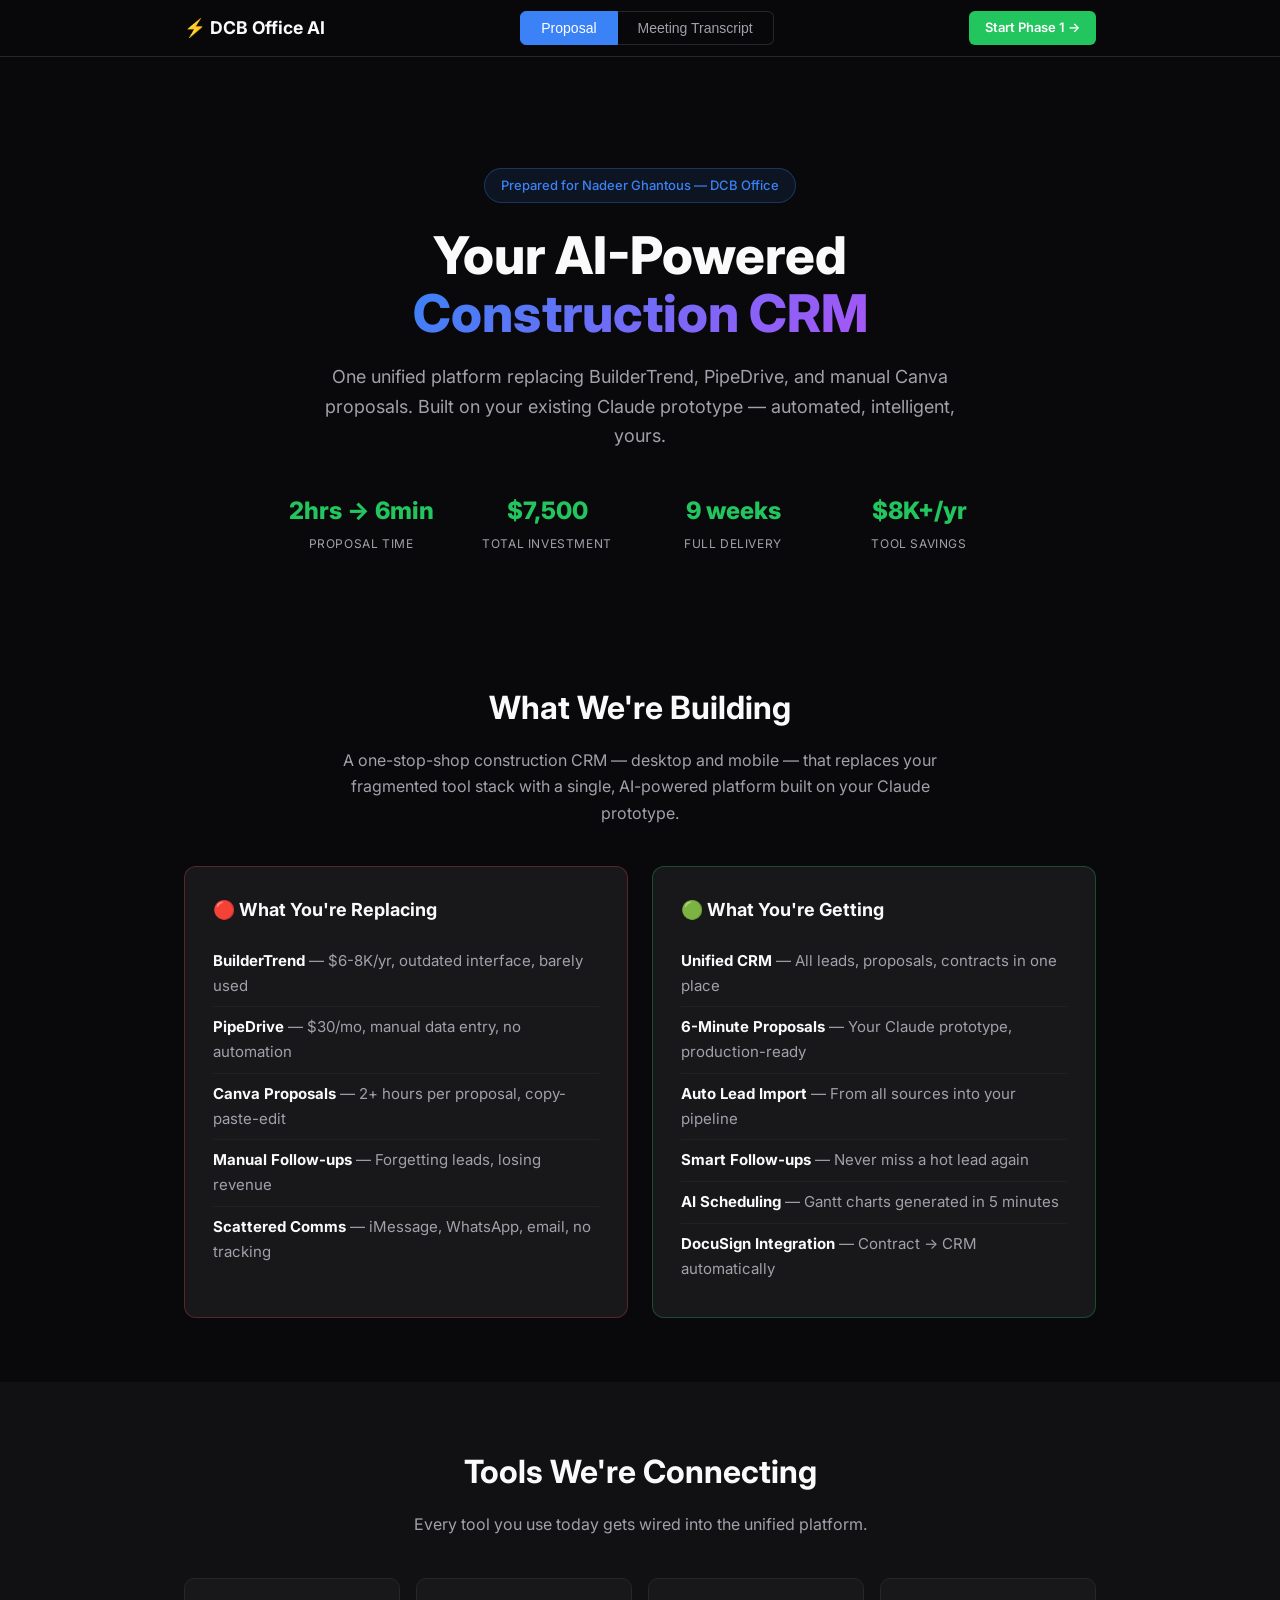
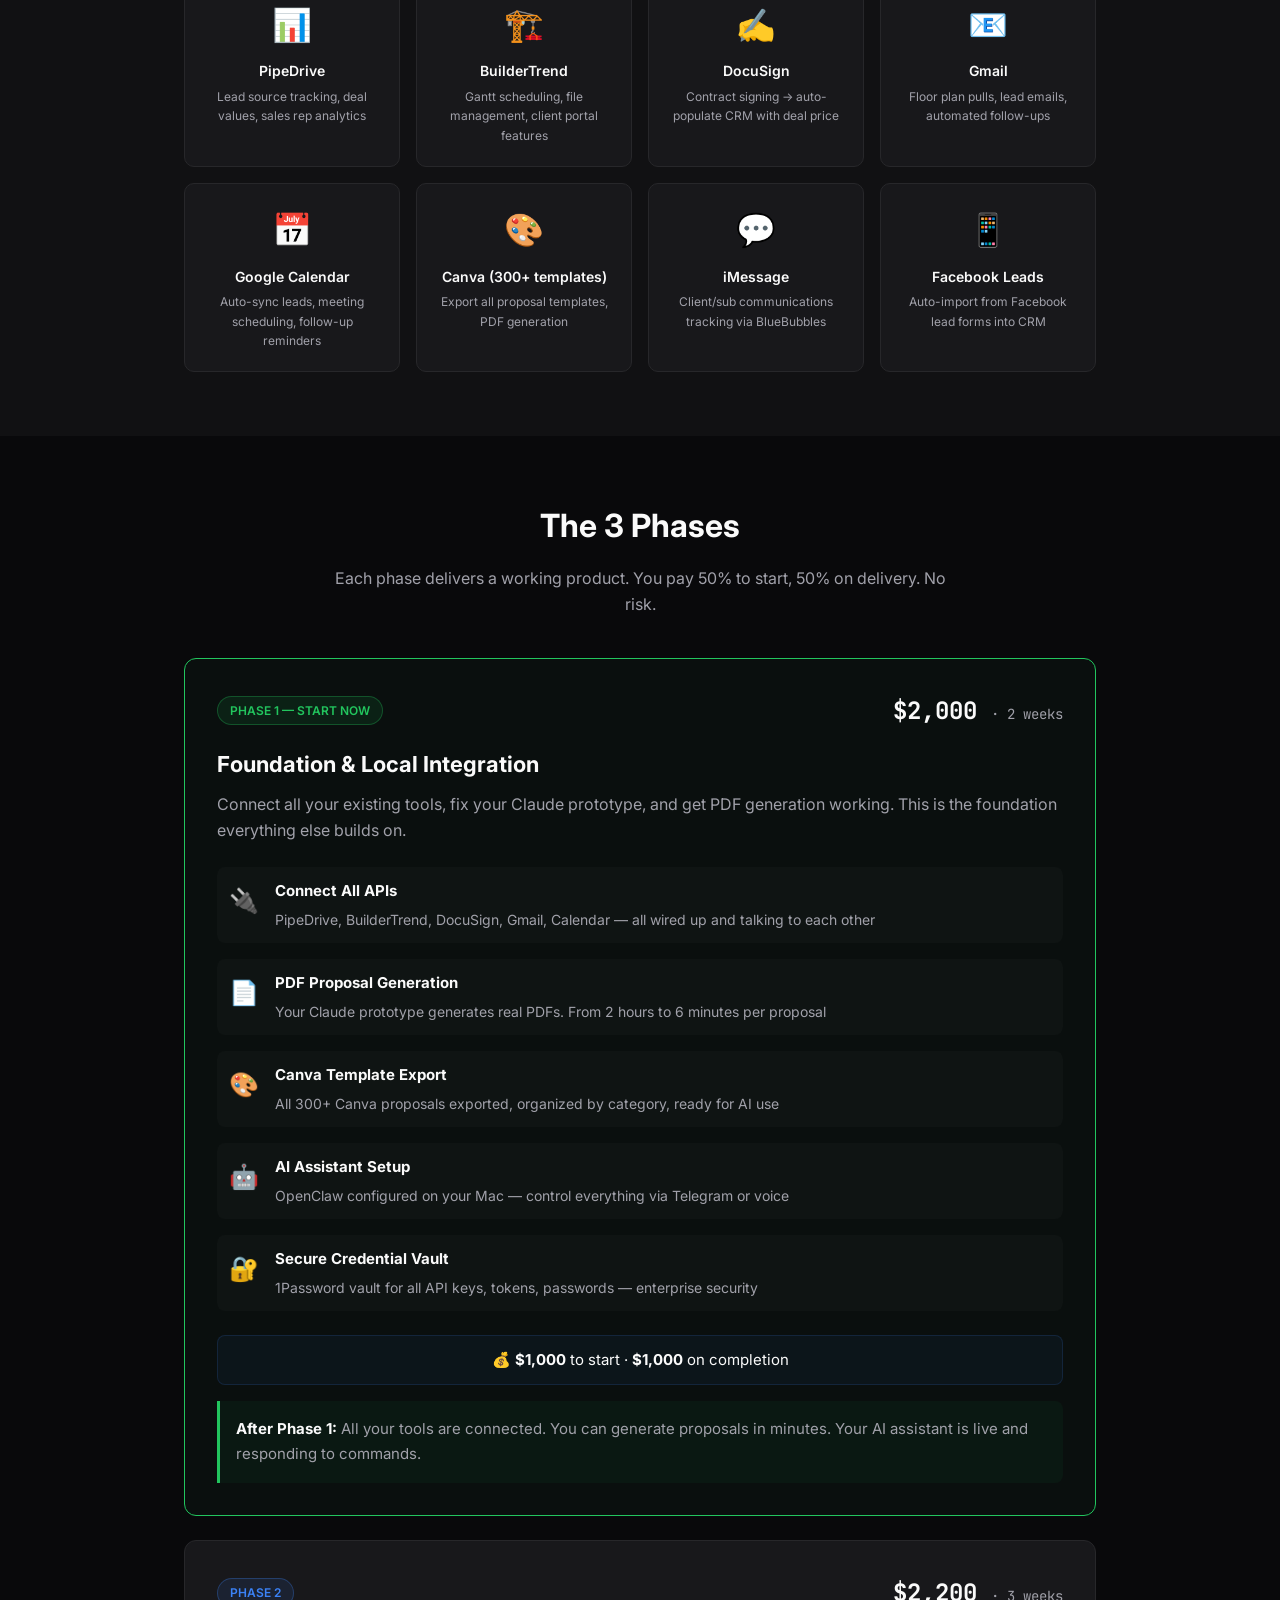
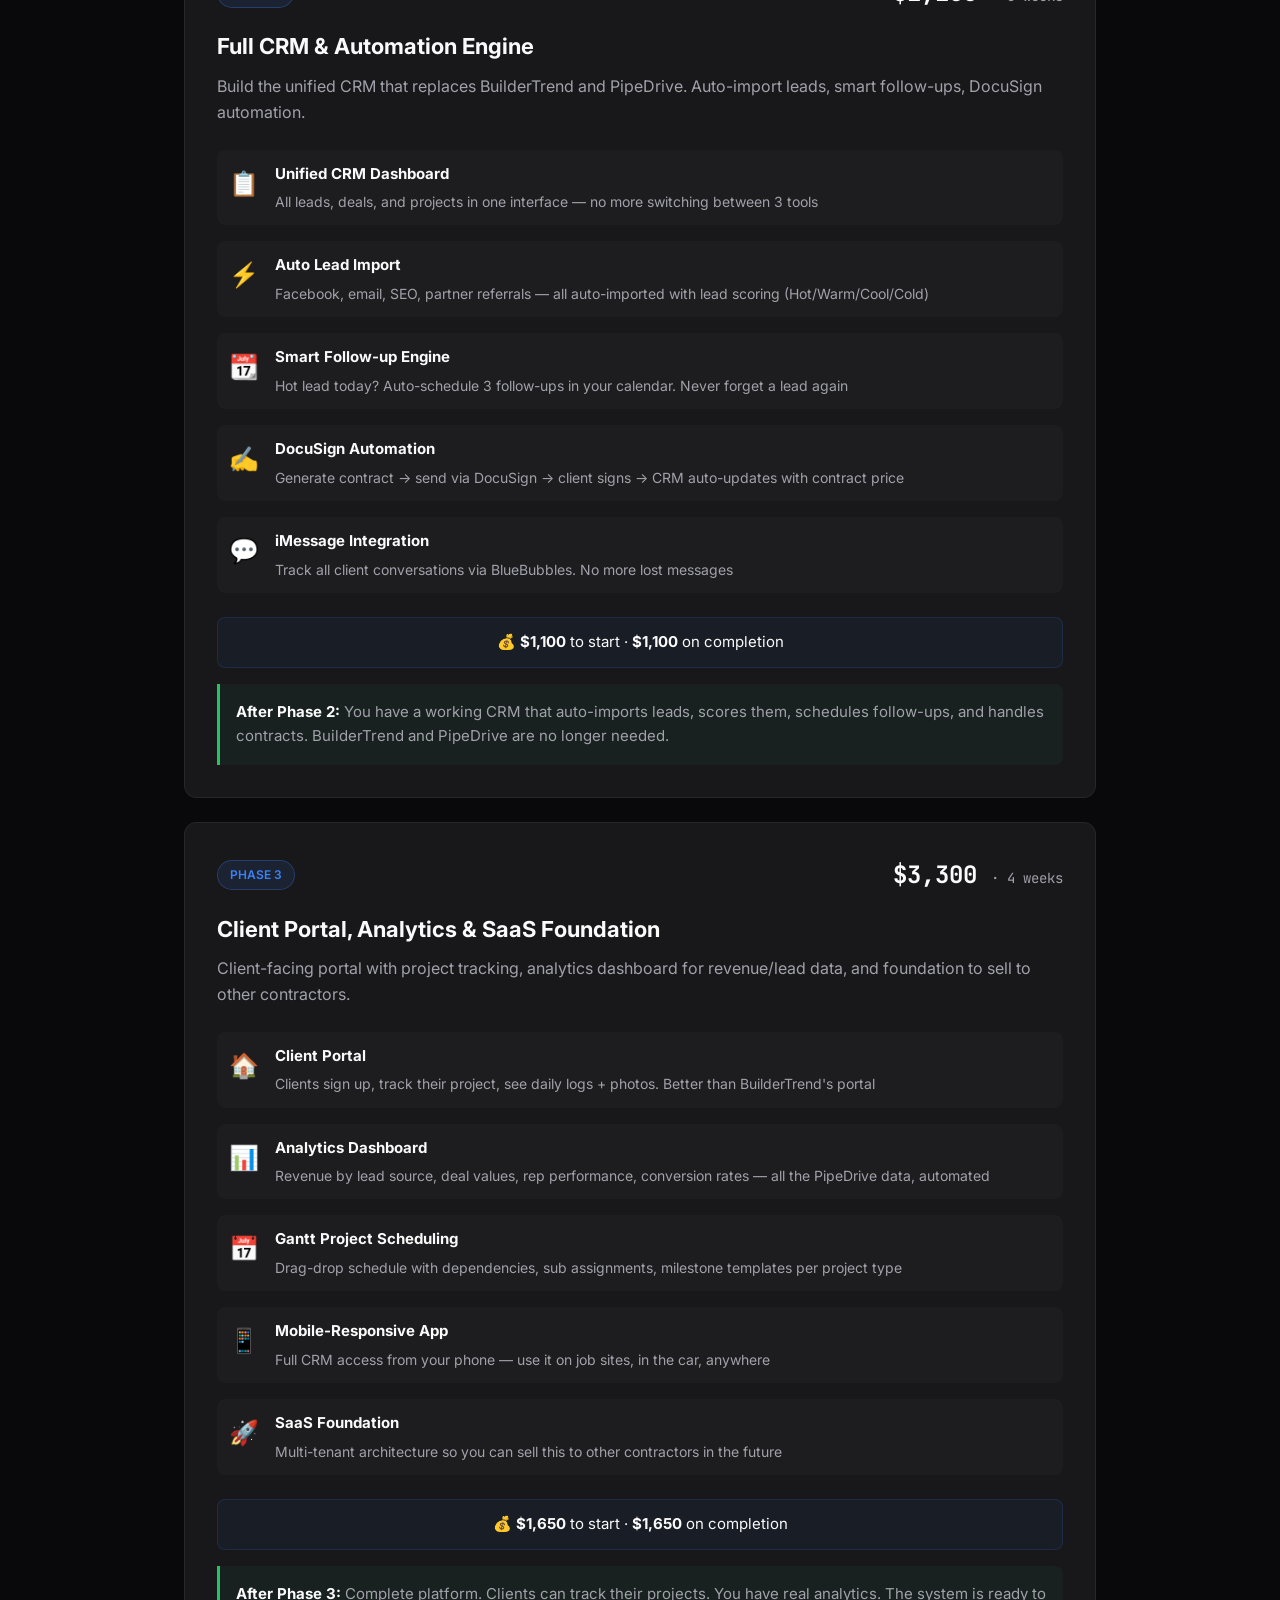
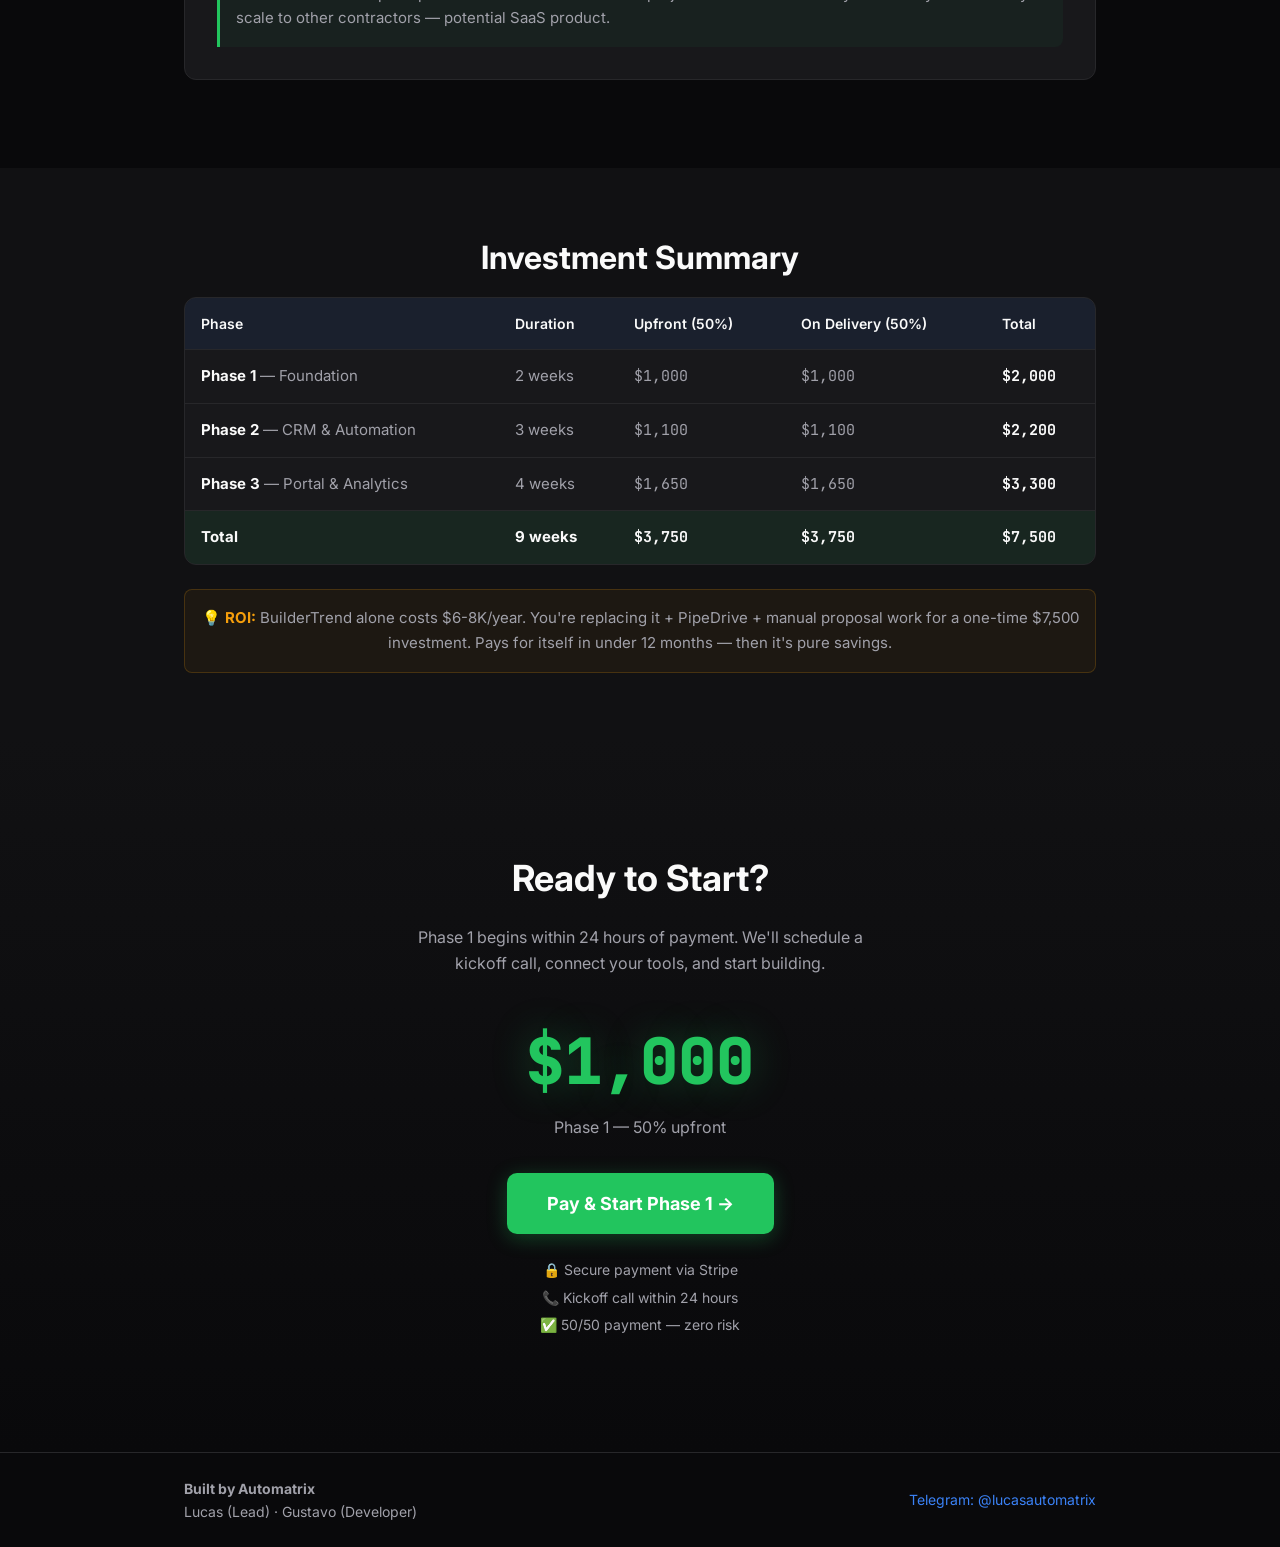
<file: index.html>
<!DOCTYPE html>
<html lang="en">
<head>
    <meta charset="UTF-8">
    <meta name="viewport" content="width=device-width, initial-scale=1.0">
    <meta name="description" content="DCB Office AI Automation Platform — Complete project proposal for Nadeer Ghantous by Automatrix">
    <title>DCB Office — AI Automation Platform Proposal</title>
    <link rel="preconnect" href="https://fonts.googleapis.com">
    <link rel="preconnect" href="https://fonts.gstatic.com" crossorigin>
    <link href="https://fonts.googleapis.com/css2?family=Inter:wght@300;400;500;600;700;800;900&family=JetBrains+Mono:wght@400;500;600&display=swap" rel="stylesheet">
    <link rel="stylesheet" href="css/styles.css">
</head>
<body>

<!-- Navigation -->
<nav class="nav">
    <div class="nav-inner">
        <div class="nav-brand">⚡ DCB Office AI</div>
        <div class="nav-tabs">
            <button class="nav-tab active" data-tab="proposal">Proposal</button>
            <button class="nav-tab" data-tab="transcript">Meeting Transcript</button>
        </div>
        <a href="https://buy.stripe.com/28E5kCaBq35mbvi3QY0Ny04" target="_blank" class="nav-cta">Start Phase 1 →</a>
    </div>
</nav>

<!-- ==================== TAB 1: PROPOSAL ==================== -->
<div id="proposal" class="tab-panel active">

    <!-- Hero -->
    <section class="hero">
        <div class="container">
            <div class="hero-label">Prepared for Nadeer Ghantous — DCB Office</div>
            <h1>Your AI-Powered<br><span class="gradient">Construction CRM</span></h1>
            <p class="hero-sub">One unified platform replacing BuilderTrend, PipeDrive, and manual Canva proposals. Built on your existing Claude prototype — automated, intelligent, yours.</p>
            <div class="hero-metrics">
                <div class="metric">
                    <div class="metric-val">2hrs → 6min</div>
                    <div class="metric-label">Proposal Time</div>
                </div>
                <div class="metric">
                    <div class="metric-val">$7,500</div>
                    <div class="metric-label">Total Investment</div>
                </div>
                <div class="metric">
                    <div class="metric-val">9 weeks</div>
                    <div class="metric-label">Full Delivery</div>
                </div>
                <div class="metric">
                    <div class="metric-val">$8K+/yr</div>
                    <div class="metric-label">Tool Savings</div>
                </div>
            </div>
        </div>
    </section>

    <!-- What We're Building -->
    <section class="section">
        <div class="container">
            <h2 class="section-title">What We're Building</h2>
            <p class="section-desc">A one-stop-shop construction CRM — desktop and mobile — that replaces your fragmented tool stack with a single, AI-powered platform built on your Claude prototype.</p>

            <div class="vision-grid">
                <div class="vision-card replacing">
                    <h3>🔴 What You're Replacing</h3>
                    <ul>
                        <li><strong>BuilderTrend</strong> — $6-8K/yr, outdated interface, barely used</li>
                        <li><strong>PipeDrive</strong> — $30/mo, manual data entry, no automation</li>
                        <li><strong>Canva Proposals</strong> — 2+ hours per proposal, copy-paste-edit</li>
                        <li><strong>Manual Follow-ups</strong> — Forgetting leads, losing revenue</li>
                        <li><strong>Scattered Comms</strong> — iMessage, WhatsApp, email, no tracking</li>
                    </ul>
                </div>
                <div class="vision-card building">
                    <h3>🟢 What You're Getting</h3>
                    <ul>
                        <li><strong>Unified CRM</strong> — All leads, proposals, contracts in one place</li>
                        <li><strong>6-Minute Proposals</strong> — Your Claude prototype, production-ready</li>
                        <li><strong>Auto Lead Import</strong> — From all sources into your pipeline</li>
                        <li><strong>Smart Follow-ups</strong> — Never miss a hot lead again</li>
                        <li><strong>AI Scheduling</strong> — Gantt charts generated in 5 minutes</li>
                        <li><strong>DocuSign Integration</strong> — Contract → CRM automatically</li>
                    </ul>
                </div>
            </div>
        </div>
    </section>

    <!-- Tools We're Connecting -->
    <section class="section section-alt">
        <div class="container">
            <h2 class="section-title">Tools We're Connecting</h2>
            <p class="section-desc">Every tool you use today gets wired into the unified platform.</p>
            <div class="tools-grid">
                <div class="tool-card">
                    <div class="tool-icon">📊</div>
                    <div class="tool-name">PipeDrive</div>
                    <div class="tool-desc">Lead source tracking, deal values, sales rep analytics</div>
                </div>
                <div class="tool-card">
                    <div class="tool-icon">🏗️</div>
                    <div class="tool-name">BuilderTrend</div>
                    <div class="tool-desc">Gantt scheduling, file management, client portal features</div>
                </div>
                <div class="tool-card">
                    <div class="tool-icon">✍️</div>
                    <div class="tool-name">DocuSign</div>
                    <div class="tool-desc">Contract signing → auto-populate CRM with deal price</div>
                </div>
                <div class="tool-card">
                    <div class="tool-icon">📧</div>
                    <div class="tool-name">Gmail</div>
                    <div class="tool-desc">Floor plan pulls, lead emails, automated follow-ups</div>
                </div>
                <div class="tool-card">
                    <div class="tool-icon">📅</div>
                    <div class="tool-name">Google Calendar</div>
                    <div class="tool-desc">Auto-sync leads, meeting scheduling, follow-up reminders</div>
                </div>
                <div class="tool-card">
                    <div class="tool-icon">🎨</div>
                    <div class="tool-name">Canva (300+ templates)</div>
                    <div class="tool-desc">Export all proposal templates, PDF generation</div>
                </div>
                <div class="tool-card">
                    <div class="tool-icon">💬</div>
                    <div class="tool-name">iMessage</div>
                    <div class="tool-desc">Client/sub communications tracking via BlueBubbles</div>
                </div>
                <div class="tool-card">
                    <div class="tool-icon">📱</div>
                    <div class="tool-name">Facebook Leads</div>
                    <div class="tool-desc">Auto-import from Facebook lead forms into CRM</div>
                </div>
            </div>
        </div>
    </section>

    <!-- Phases -->
    <section class="section">
        <div class="container">
            <h2 class="section-title">The 3 Phases</h2>
            <p class="section-desc">Each phase delivers a working product. You pay 50% to start, 50% on delivery. No risk.</p>

            <!-- Phase 1 -->
            <div class="phase-card phase-active">
                <div class="phase-top">
                    <div class="phase-badge now">Phase 1 — Start Now</div>
                    <div class="phase-price">$2,000 <span>· 2 weeks</span></div>
                </div>
                <h3>Foundation & Local Integration</h3>
                <p class="phase-summary">Connect all your existing tools, fix your Claude prototype, and get PDF generation working. This is the foundation everything else builds on.</p>
                
                <div class="deliverables-grid">
                    <div class="deliverable">
                        <div class="d-icon">🔌</div>
                        <div>
                            <strong>Connect All APIs</strong>
                            <p>PipeDrive, BuilderTrend, DocuSign, Gmail, Calendar — all wired up and talking to each other</p>
                        </div>
                    </div>
                    <div class="deliverable">
                        <div class="d-icon">📄</div>
                        <div>
                            <strong>PDF Proposal Generation</strong>
                            <p>Your Claude prototype generates real PDFs. From 2 hours to 6 minutes per proposal</p>
                        </div>
                    </div>
                    <div class="deliverable">
                        <div class="d-icon">🎨</div>
                        <div>
                            <strong>Canva Template Export</strong>
                            <p>All 300+ Canva proposals exported, organized by category, ready for AI use</p>
                        </div>
                    </div>
                    <div class="deliverable">
                        <div class="d-icon">🤖</div>
                        <div>
                            <strong>AI Assistant Setup</strong>
                            <p>OpenClaw configured on your Mac — control everything via Telegram or voice</p>
                        </div>
                    </div>
                    <div class="deliverable">
                        <div class="d-icon">🔐</div>
                        <div>
                            <strong>Secure Credential Vault</strong>
                            <p>1Password vault for all API keys, tokens, passwords — enterprise security</p>
                        </div>
                    </div>
                </div>

                <div class="phase-payment">
                    <div>💰 <strong>$1,000</strong> to start · <strong>$1,000</strong> on completion</div>
                </div>

                <div class="phase-outcome">
                    <strong>After Phase 1:</strong> All your tools are connected. You can generate proposals in minutes. Your AI assistant is live and responding to commands.
                </div>
            </div>

            <!-- Phase 2 -->
            <div class="phase-card">
                <div class="phase-top">
                    <div class="phase-badge">Phase 2</div>
                    <div class="phase-price">$2,200 <span>· 3 weeks</span></div>
                </div>
                <h3>Full CRM & Automation Engine</h3>
                <p class="phase-summary">Build the unified CRM that replaces BuilderTrend and PipeDrive. Auto-import leads, smart follow-ups, DocuSign automation.</p>
                
                <div class="deliverables-grid">
                    <div class="deliverable">
                        <div class="d-icon">📋</div>
                        <div>
                            <strong>Unified CRM Dashboard</strong>
                            <p>All leads, deals, and projects in one interface — no more switching between 3 tools</p>
                        </div>
                    </div>
                    <div class="deliverable">
                        <div class="d-icon">⚡</div>
                        <div>
                            <strong>Auto Lead Import</strong>
                            <p>Facebook, email, SEO, partner referrals — all auto-imported with lead scoring (Hot/Warm/Cool/Cold)</p>
                        </div>
                    </div>
                    <div class="deliverable">
                        <div class="d-icon">📆</div>
                        <div>
                            <strong>Smart Follow-up Engine</strong>
                            <p>Hot lead today? Auto-schedule 3 follow-ups in your calendar. Never forget a lead again</p>
                        </div>
                    </div>
                    <div class="deliverable">
                        <div class="d-icon">✍️</div>
                        <div>
                            <strong>DocuSign Automation</strong>
                            <p>Generate contract → send via DocuSign → client signs → CRM auto-updates with contract price</p>
                        </div>
                    </div>
                    <div class="deliverable">
                        <div class="d-icon">💬</div>
                        <div>
                            <strong>iMessage Integration</strong>
                            <p>Track all client conversations via BlueBubbles. No more lost messages</p>
                        </div>
                    </div>
                </div>

                <div class="phase-payment">
                    <div>💰 <strong>$1,100</strong> to start · <strong>$1,100</strong> on completion</div>
                </div>

                <div class="phase-outcome">
                    <strong>After Phase 2:</strong> You have a working CRM that auto-imports leads, scores them, schedules follow-ups, and handles contracts. BuilderTrend and PipeDrive are no longer needed.
                </div>
            </div>

            <!-- Phase 3 -->
            <div class="phase-card">
                <div class="phase-top">
                    <div class="phase-badge">Phase 3</div>
                    <div class="phase-price">$3,300 <span>· 4 weeks</span></div>
                </div>
                <h3>Client Portal, Analytics & SaaS Foundation</h3>
                <p class="phase-summary">Client-facing portal with project tracking, analytics dashboard for revenue/lead data, and foundation to sell to other contractors.</p>
                
                <div class="deliverables-grid">
                    <div class="deliverable">
                        <div class="d-icon">🏠</div>
                        <div>
                            <strong>Client Portal</strong>
                            <p>Clients sign up, track their project, see daily logs + photos. Better than BuilderTrend's portal</p>
                        </div>
                    </div>
                    <div class="deliverable">
                        <div class="d-icon">📊</div>
                        <div>
                            <strong>Analytics Dashboard</strong>
                            <p>Revenue by lead source, deal values, rep performance, conversion rates — all the PipeDrive data, automated</p>
                        </div>
                    </div>
                    <div class="deliverable">
                        <div class="d-icon">📅</div>
                        <div>
                            <strong>Gantt Project Scheduling</strong>
                            <p>Drag-drop schedule with dependencies, sub assignments, milestone templates per project type</p>
                        </div>
                    </div>
                    <div class="deliverable">
                        <div class="d-icon">📱</div>
                        <div>
                            <strong>Mobile-Responsive App</strong>
                            <p>Full CRM access from your phone — use it on job sites, in the car, anywhere</p>
                        </div>
                    </div>
                    <div class="deliverable">
                        <div class="d-icon">🚀</div>
                        <div>
                            <strong>SaaS Foundation</strong>
                            <p>Multi-tenant architecture so you can sell this to other contractors in the future</p>
                        </div>
                    </div>
                </div>

                <div class="phase-payment">
                    <div>💰 <strong>$1,650</strong> to start · <strong>$1,650</strong> on completion</div>
                </div>

                <div class="phase-outcome">
                    <strong>After Phase 3:</strong> Complete platform. Clients can track their projects. You have real analytics. The system is ready to scale to other contractors — potential SaaS product.
                </div>
            </div>
        </div>
    </section>

    <!-- Investment Summary -->
    <section class="section section-alt">
        <div class="container">
            <h2 class="section-title">Investment Summary</h2>
            <div class="investment-table">
                <table>
                    <thead>
                        <tr>
                            <th>Phase</th>
                            <th>Duration</th>
                            <th>Upfront (50%)</th>
                            <th>On Delivery (50%)</th>
                            <th>Total</th>
                        </tr>
                    </thead>
                    <tbody>
                        <tr>
                            <td><strong>Phase 1</strong> — Foundation</td>
                            <td>2 weeks</td>
                            <td class="mono">$1,000</td>
                            <td class="mono">$1,000</td>
                            <td class="mono"><strong>$2,000</strong></td>
                        </tr>
                        <tr>
                            <td><strong>Phase 2</strong> — CRM & Automation</td>
                            <td>3 weeks</td>
                            <td class="mono">$1,100</td>
                            <td class="mono">$1,100</td>
                            <td class="mono"><strong>$2,200</strong></td>
                        </tr>
                        <tr>
                            <td><strong>Phase 3</strong> — Portal & Analytics</td>
                            <td>4 weeks</td>
                            <td class="mono">$1,650</td>
                            <td class="mono">$1,650</td>
                            <td class="mono"><strong>$3,300</strong></td>
                        </tr>
                        <tr class="total-row">
                            <td><strong>Total</strong></td>
                            <td><strong>9 weeks</strong></td>
                            <td class="mono"><strong>$3,750</strong></td>
                            <td class="mono"><strong>$3,750</strong></td>
                            <td class="mono"><strong>$7,500</strong></td>
                        </tr>
                    </tbody>
                </table>
            </div>

            <div class="savings-note">
                <strong>💡 ROI:</strong> BuilderTrend alone costs $6-8K/year. You're replacing it + PipeDrive + manual proposal work for a one-time $7,500 investment. Pays for itself in under 12 months — then it's pure savings.
            </div>
        </div>
    </section>

    <!-- CTA -->
    <section class="section cta-section">
        <div class="container cta-box">
            <h2>Ready to Start?</h2>
            <p class="cta-sub">Phase 1 begins within 24 hours of payment. We'll schedule a kickoff call, connect your tools, and start building.</p>
            <div class="cta-price">$1,000</div>
            <div class="cta-label">Phase 1 — 50% upfront</div>
            <a href="https://buy.stripe.com/28E5kCaBq35mbvi3QY0Ny04" target="_blank" class="btn-pay">
                Pay & Start Phase 1 →
            </a>
            <div class="cta-notes">
                <p>🔒 Secure payment via Stripe</p>
                <p>📞 Kickoff call within 24 hours</p>
                <p>✅ 50/50 payment — zero risk</p>
            </div>
        </div>
    </section>

    <!-- Footer -->
    <footer class="footer">
        <div class="container">
            <div class="footer-inner">
                <div>
                    <strong>Built by Automatrix</strong><br>
                    Lucas (Lead) · Gustavo (Developer)
                </div>
                <div>
                    <a href="https://t.me/lucasautomatrix" target="_blank">Telegram: @lucasautomatrix</a>
                </div>
            </div>
        </div>
    </footer>
</div>

<!-- ==================== TAB 2: TRANSCRIPT ==================== -->
<div id="transcript" class="tab-panel">
    <section class="section transcript-hero">
        <div class="container">
            <h1>Meeting Transcript</h1>
            <p class="hero-sub">March 18, 2026 — Discovery call with Nadeer Ghantous. 37 minutes, 3 participants, 28+ screenshots.</p>
        </div>
    </section>

    <section class="section">
        <div class="container transcript-container">

            <!-- Intro -->
            <div class="t-block">
                <div class="t-speaker nadeer">Nadeer</div>
                <p>We want a one-stop shop under one application used in the desktop and accessible from our phone as well. Not in a form of WhatsApp or Telegram — we want it as an interface. Obviously, it will be helpful to have the WhatsApp or Telegram agent just to have it there and control whatever needed. But what I need in the application, I need a <strong>fully functional automated CRM</strong>.</p>
                <p>We have multiple lead sources that we get introductions from. Those go to an email. I want these all exported to the CRM as an opportunity and scheduled in our calendar. We have Facebook leads, SEO leads, forms from the website. Any lead source has to go automatically to the CRM.</p>
            </div>

            <div class="t-block">
                <div class="t-speaker nadeer">Nadeer</div>
                <p>After we go to a lead, I wanna be able to — I will show you this one because I showed Lucas back then. Can you see my screen?</p>
            </div>

            <div class="t-block">
                <div class="t-speaker lucas">Lucas</div>
                <p>Yes.</p>
            </div>

            <!-- Section: Custom Proposal Builder -->
            <div class="t-section-header">
                <h2>Custom Proposal Builder (Claude.ai)</h2>
                <span class="t-timestamp">45:00 in original recording</span>
            </div>

            <div class="t-frame">
                <img src="frames/g_002_claude_app_first_shown.png" alt="Claude.ai — D&C Builders Intake 1.4" loading="lazy">
                <div class="t-frame-caption">🖥️ Claude.ai — D&C Builders Intake 1.4 first shown</div>
            </div>

            <div class="t-block">
                <div class="t-speaker nadeer">Nadeer</div>
                <p>So I did this one just playing with it. I think it's maybe 90% or 80% complete.</p>
            </div>

            <div class="t-frame">
                <img src="frames/g_004_scope_bb_project_type.png" alt="Scope B&B — Project Type selection grid" loading="lazy">
                <div class="t-frame-caption">🖥️ Scope B&B — Project Type selection grid</div>
            </div>

            <div class="t-block">
                <div class="t-speaker nadeer">Nadeer</div>
                <p>We spend a lot of time on writing proposals at the moment because a lot of scopes are not similar. We don't have a good structure. We use Canva, and then we have—</p>
            </div>

            <!-- Canva Section -->
            <div class="t-section-header">
                <h2>Canva — Current Manual Process</h2>
                <span class="t-timestamp">45:37 in original</span>
            </div>

            <div class="t-frame">
                <img src="frames/02_canva_proposals_current.png" alt="Canva — project proposal templates grid" loading="lazy">
                <div class="t-frame-caption">🖥️ Canva — project proposal templates grid (300+ proposals)</div>
            </div>

            <div class="t-block">
                <div class="t-speaker nadeer">Nadeer</div>
                <p>Bunch of proposals that were written in the past. So if I know that I have a master bathroom remodel, then I have to go to Canva, click make a copy, change the name, change the scope, change the price. Some stuff stays, some stuff I change.</p>
                <p><strong>This is an easy scope — it takes maybe 20-30 minutes. There's some scopes that take us two hours.</strong></p>
            </div>

            <!-- Back to Proposal Builder -->
            <div class="t-section-header">
                <h2>Calendar Sync & Auto-Fill</h2>
                <span class="t-timestamp">46:24 in original</span>
            </div>

            <div class="t-frame">
                <img src="frames/g_009_client_tab_homeowner.png" alt="Client tab — Homeowner Information" loading="lazy">
                <div class="t-frame-caption">🖥️ Client tab — Homeowner Information fields</div>
            </div>

            <div class="t-frame">
                <img src="frames/g_010_import_calendar_dialog.png" alt="Import from Calendar dialog" loading="lazy">
                <div class="t-frame-caption">🖥️ Import from Calendar — leads auto-synced with dates and locations</div>
            </div>

            <div class="t-block">
                <div class="t-speaker nadeer">Nadeer</div>
                <p>This one has to always be synced to the calendar. If I have a meeting in three days, I can click here and it fills out all the information already — the name, last name, phone, lead source, the adviser, property address, bedrooms, bathrooms, square footage.</p>
            </div>

            <div class="t-frame">
                <img src="frames/g_011_property_tab_details.png" alt="Property tab details" loading="lazy">
                <div class="t-frame-caption">🖥️ Property tab — Address, SqFt, Bedrooms, Bathrooms</div>
            </div>

            <!-- Floor Plans -->
            <div class="t-section-header">
                <h2>Floor Plan AI Analysis</h2>
                <span class="t-timestamp">46:54 in original</span>
            </div>

            <div class="t-frame">
                <img src="frames/g_012_floor_plans_section.png" alt="Floor Plans section" loading="lazy">
                <div class="t-frame-caption">🖥️ Floor Plans — drag-drop upload + Gmail pull</div>
            </div>

            <div class="t-block">
                <div class="t-speaker nadeer">Nadeer</div>
                <p>I have here an area where I can drop my floor plans, and the AI analyzes it. And then I have an area to pull floor plans from Gmail. Everything here has to be automated.</p>
            </div>

            <!-- Scope of Work -->
            <div class="t-section-header">
                <h2>Scope of Work Library</h2>
                <span class="t-timestamp">47:43 in original</span>
            </div>

            <div class="t-frame">
                <img src="frames/g_015_detailed_scope_categories.png" alt="Detailed scope categories" loading="lazy">
                <div class="t-frame-caption">🖥️ Detailed scope with categories, sizes, descriptions</div>
            </div>

            <div class="t-block">
                <div class="t-speaker nadeer">Nadeer</div>
                <p>I have everything already prefilled. Some stuff, I have a dropdown menu that I can choose and change. I wanna be able to have this interface when I'm with a client. I know all the scope, I'm talking to them, and I can edit it right away.</p>
            </div>

            <div class="t-frame">
                <img src="frames/g_016_scope_editing_dropdowns.png" alt="Scope editing dropdowns" loading="lazy">
                <div class="t-frame-caption">🖥️ Scope editing — dropdown menus (HVAC, Insulation, etc)</div>
            </div>

            <div class="t-block">
                <div class="t-speaker lucas">Lucas</div>
                <p>Would it be useful if you could send an audio and an agent fills all this for you?</p>
            </div>

            <div class="t-block">
                <div class="t-speaker nadeer">Nadeer</div>
                <p>Yes, but at the same time, when I'm talking face to face to the client, things change. I don't mind doing this part manually. <strong>Right now it takes me two hours to write a proposal. Once this is working, it takes like six minutes.</strong> Everything is prefilled.</p>
            </div>

            <div class="t-block">
                <div class="t-speaker nadeer">Nadeer</div>
                <p>I also want every time there's a scope that is not here — let's say patio cover — the AI creates it and adds it to the library. Every scope I use gets added so next time I don't have to redo it.</p>
            </div>

            <!-- Payment Schedule -->
            <div class="t-section-header">
                <h2>Payment Schedules & Lead Scoring</h2>
                <span class="t-timestamp">53:46 in original</span>
            </div>

            <div class="t-frame">
                <img src="frames/10_project_price_payments.png" alt="Payment schedule milestones" loading="lazy">
                <div class="t-frame-caption">🖥️ Payment Schedule — milestones with percentages</div>
            </div>

            <div class="t-block">
                <div class="t-speaker nadeer">Nadeer</div>
                <p>Here we have scheduled payments. I want to create 6-7 templates for that and connect each to a project type. Because a second story addition is very different from a kitchen remodel. The client sees actual numbers, not percentages.</p>
            </div>

            <div class="t-frame">
                <img src="frames/12_job_assignment_lead_scoring.png" alt="Lead scoring" loading="lazy">
                <div class="t-frame-caption">🖥️ Job Assignment + Lead Score (Hot/Warm/Cool/Cold)</div>
            </div>

            <div class="t-block">
                <div class="t-speaker nadeer">Nadeer</div>
                <p><strong>Right now, we're losing — I swear — hundreds of thousands, if not millions of dollars of revenue because we're not doing really good follow-ups.</strong> We're on the road, meeting people, in inspections. If I say a lead is hot, I want automatically 2-3 follow-ups in my calendar for 3 days later, 5 days later, a week later.</p>
            </div>

            <div class="t-block">
                <div class="t-speaker lucas">Lucas</div>
                <p>Where are those conversations happening? Email, iMessage?</p>
            </div>

            <div class="t-block">
                <div class="t-speaker nadeer">Nadeer</div>
                <p>We usually try to open an <strong>iMessage group chat</strong> with the clients after the appointment.</p>
            </div>

            <div class="t-block">
                <div class="t-speaker lucas">Lucas</div>
                <p>So we need iMessage connection. Your sales people talk with clients via iMessage? We need very good tracking on iMessages — which is a main challenge.</p>
            </div>

            <!-- BuilderTrend -->
            <div class="t-section-header">
                <h2>BuilderTrend — What to Keep, What to Replace</h2>
                <span class="t-timestamp">55:43 in original</span>
            </div>

            <div class="t-frame">
                <img src="frames/14_buildertrend_overview.png" alt="BuilderTrend overview" loading="lazy">
                <div class="t-frame-caption">🖥️ BuilderTrend.net — CRM overview ($6-8K/year)</div>
            </div>

            <div class="t-block">
                <div class="t-speaker nadeer">Nadeer</div>
                <p>We're using two to three different CRMs and it's a mess. We cannot track leads, we cannot track data.</p>
            </div>

            <div class="t-frame">
                <img src="frames/15_bt_project_schedule_gantt.png" alt="BuilderTrend Gantt" loading="lazy">
                <div class="t-frame-caption">🖥️ BuilderTrend — Gantt schedule with drag-drop</div>
            </div>

            <div class="t-block">
                <div class="t-speaker nadeer">Nadeer</div>
                <p>This one, you pay <strong>6 to $8,000 per year</strong>. The schedule feature is great — I can assign tasks to subs, drag and drop dates, connect dependencies. Files, design selections, messaging — all useful features but in an outdated interface.</p>
            </div>

            <div class="t-frame">
                <img src="frames/18_bt_files_section.png" alt="BuilderTrend files" loading="lazy">
                <div class="t-frame-caption">🖥️ BuilderTrend — Files section (documents, photos, plans)</div>
            </div>

            <div class="t-frame">
                <img src="frames/21_bt_client_portal.png" alt="BuilderTrend client portal" loading="lazy">
                <div class="t-frame-caption">🖥️ BuilderTrend — Client portal with daily logs</div>
            </div>

            <div class="t-block">
                <div class="t-speaker nadeer">Nadeer</div>
                <p>They have a client portal — the client signs up, I can post images, daily logs. I can choose if I want the client to see it or not. People like this. Especially people living out of state who want to make sure everything is done correctly.</p>
                <p><strong>I don't think I'm gonna renew with BuilderTrend next year.</strong> There's gonna be an easier and cheaper way for us to do it.</p>
            </div>

            <!-- PipeDrive -->
            <div class="t-section-header">
                <h2>PipeDrive — Data & Analytics</h2>
                <span class="t-timestamp">58:05 in original</span>
            </div>

            <div class="t-frame">
                <img src="frames/25_pipedrive_overview.png" alt="PipeDrive overview" loading="lazy">
                <div class="t-frame-caption">🖥️ PipeDrive.com — Sales CRM</div>
            </div>

            <div class="t-block">
                <div class="t-speaker nadeer">Nadeer</div>
                <p>I'm gonna choose the 3-4 different functionalities from each CRM and implement it into our own CRM. That saves the cost of paying for three different CRMs. And eventually, once everything is working, we start adding features because <strong>the end goal is to be able to sell it to other contractors</strong> that are struggling. There's not really a full CRM dedicated to construction.</p>
            </div>

            <div class="t-frame">
                <img src="frames/29_pd_sales_rep_pie_chart.png" alt="PipeDrive pie chart" loading="lazy">
                <div class="t-frame-caption">🖥️ PipeDrive — Sales rep performance (Charlotte: 58% of opportunities)</div>
            </div>

            <div class="t-block">
                <div class="t-speaker nadeer">Nadeer</div>
                <p>I can filter by lead source, see how much money we did with each company, how much commission we paid. <strong>This is crazy important data.</strong> If I have these numbers, I can know — if I add 2-3 more people to the team or spend $10-20K on marketing, I can double my revenue. The goal is to exit the company in like 5 years.</p>
                <p>But right now, <strong>nothing is going there automatically</strong>. Every time I have to do it manually. If we duplicate all that to our own needs, that will be amazing.</p>
            </div>

            <!-- AI Schedule -->
            <div class="t-section-header">
                <h2>AI-Generated Schedule</h2>
                <span class="t-timestamp">62:03 in original</span>
            </div>

            <div class="t-frame">
                <img src="frames/34_ai_generated_schedule.png" alt="AI generated schedule" loading="lazy">
                <div class="t-frame-caption">🖥️ Claude.ai — AI-generated construction schedule in 5 minutes</div>
            </div>

            <div class="t-block">
                <div class="t-speaker nadeer">Nadeer</div>
                <p>It created whatever I need in literally five minutes. The schedule's a lot nicer than BuilderTrend. It gives me the tasks, when we have inspection, everything. Within 5-6 messages — that's what they have, but <strong>this is a lot more user friendly</strong>.</p>
            </div>

            <!-- DocuSign & Contract Flow -->
            <div class="t-section-header">
                <h2>DocuSign & The Contract-to-CRM Flow</h2>
                <span class="t-timestamp">65:00+ in original</span>
            </div>

            <div class="t-frame">
                <img src="frames/31_pd_contract_docusign.png" alt="DocuSign contract" loading="lazy">
                <div class="t-frame-caption">🖥️ PipeDrive — Contract via DocuSign integration</div>
            </div>

            <div class="t-block">
                <div class="t-speaker nadeer">Nadeer</div>
                <p>Once the client signs the DocuSign — boom — this has to go immediately to the CRM. Take the contract price from DocuSign and put it on the client. The salesperson, the source, the client — all the people that's part of the deal will be there.</p>
                <p>Don't put the contract price right now — wait until everything is signed, all the follow-ups are done, then shoot it to the CRM and all fields update automatically.</p>
            </div>

            <div class="t-block">
                <div class="t-speaker gustavo">Gustavo</div>
                <p>How much do you stop paying by leaving these platforms?</p>
            </div>

            <div class="t-block">
                <div class="t-speaker nadeer">Nadeer</div>
                <p>PipeDrive is cheap — like $20-30/month. BuilderTrend is the expensive one. I don't think I'm gonna renew next year.</p>
            </div>

            <!-- Wrap-up -->
            <div class="t-section-header">
                <h2>Next Steps & Computer Access</h2>
                <span class="t-timestamp">End of meeting</span>
            </div>

            <div class="t-block">
                <div class="t-speaker lucas">Lucas</div>
                <p>The most important question: how much time do we have to be connected on your computer?</p>
            </div>

            <div class="t-block">
                <div class="t-speaker nadeer">Nadeer</div>
                <p>Probably 4 hours a day. If I'm driving, I'll open the computer, put it on my seat, connect to Wi-Fi, and you guys can do your thing. Eventually, maybe we buy a Mac Mini that you can use 24/7.</p>
            </div>

            <div class="t-block">
                <div class="t-speaker lucas">Lucas</div>
                <p>That's perfect. Let's set up this connection today and start working — we got a really great project here, bro.</p>
            </div>

            <div class="t-block">
                <div class="t-speaker gustavo">Gustavo</div>
                <p>The first step is to replicate what you have today. By doing that, we'll have the databases, the connections between information. Then we can insert AI on top of a working foundation.</p>
            </div>

            <div class="t-block">
                <div class="t-speaker nadeer">Nadeer</div>
                <p>I agree. I know it's gonna take some time to get to that point and some training. And in Canva, I have 300 proposals — if the AI has 300, it's gonna be much better than when it has zero.</p>
            </div>

            <!-- End Summary -->
            <div class="t-summary">
                <h3>Key Requirements Captured</h3>
                <ol>
                    <li>Fully automated CRM — all lead sources auto-imported</li>
                    <li>Proposal generation in 6 minutes (down from 2 hours)</li>
                    <li>Floor plan AI analysis — auto-count windows/doors</li>
                    <li>Lead scoring + auto follow-ups in calendar</li>
                    <li>Gantt-style project scheduling with dependencies</li>
                    <li>Client portal with daily logs and photos</li>
                    <li>iMessage integration for client/sub communications</li>
                    <li>DocuSign → auto-populate CRM on contract signing</li>
                    <li>Sales analytics — lead source ROI, rep performance</li>
                    <li>Desktop + mobile one-stop-shop app</li>
                </ol>
            </div>

        </div>
    </section>

    <!-- Transcript CTA -->
    <section class="section cta-section">
        <div class="container cta-box">
            <h2>Let's Build This</h2>
            <p class="cta-sub">Everything Nadeer described — automated CRM, 6-minute proposals, smart follow-ups, client portal — starts with Phase 1.</p>
            <a href="https://buy.stripe.com/28E5kCaBq35mbvi3QY0Ny04" target="_blank" class="btn-pay">
                Pay $1,000 — Start Phase 1 →
            </a>
        </div>
    </section>

    <footer class="footer">
        <div class="container">
            <div class="footer-inner">
                <div>
                    <strong>Built by Automatrix</strong><br>
                    Lucas (Lead) · Gustavo (Developer)
                </div>
                <div>
                    <a href="https://t.me/lucasautomatrix" target="_blank">Telegram: @lucasautomatrix</a>
                </div>
            </div>
        </div>
    </footer>
</div>

<script src="js/main.js"></script>
</body>
</html>
</file>
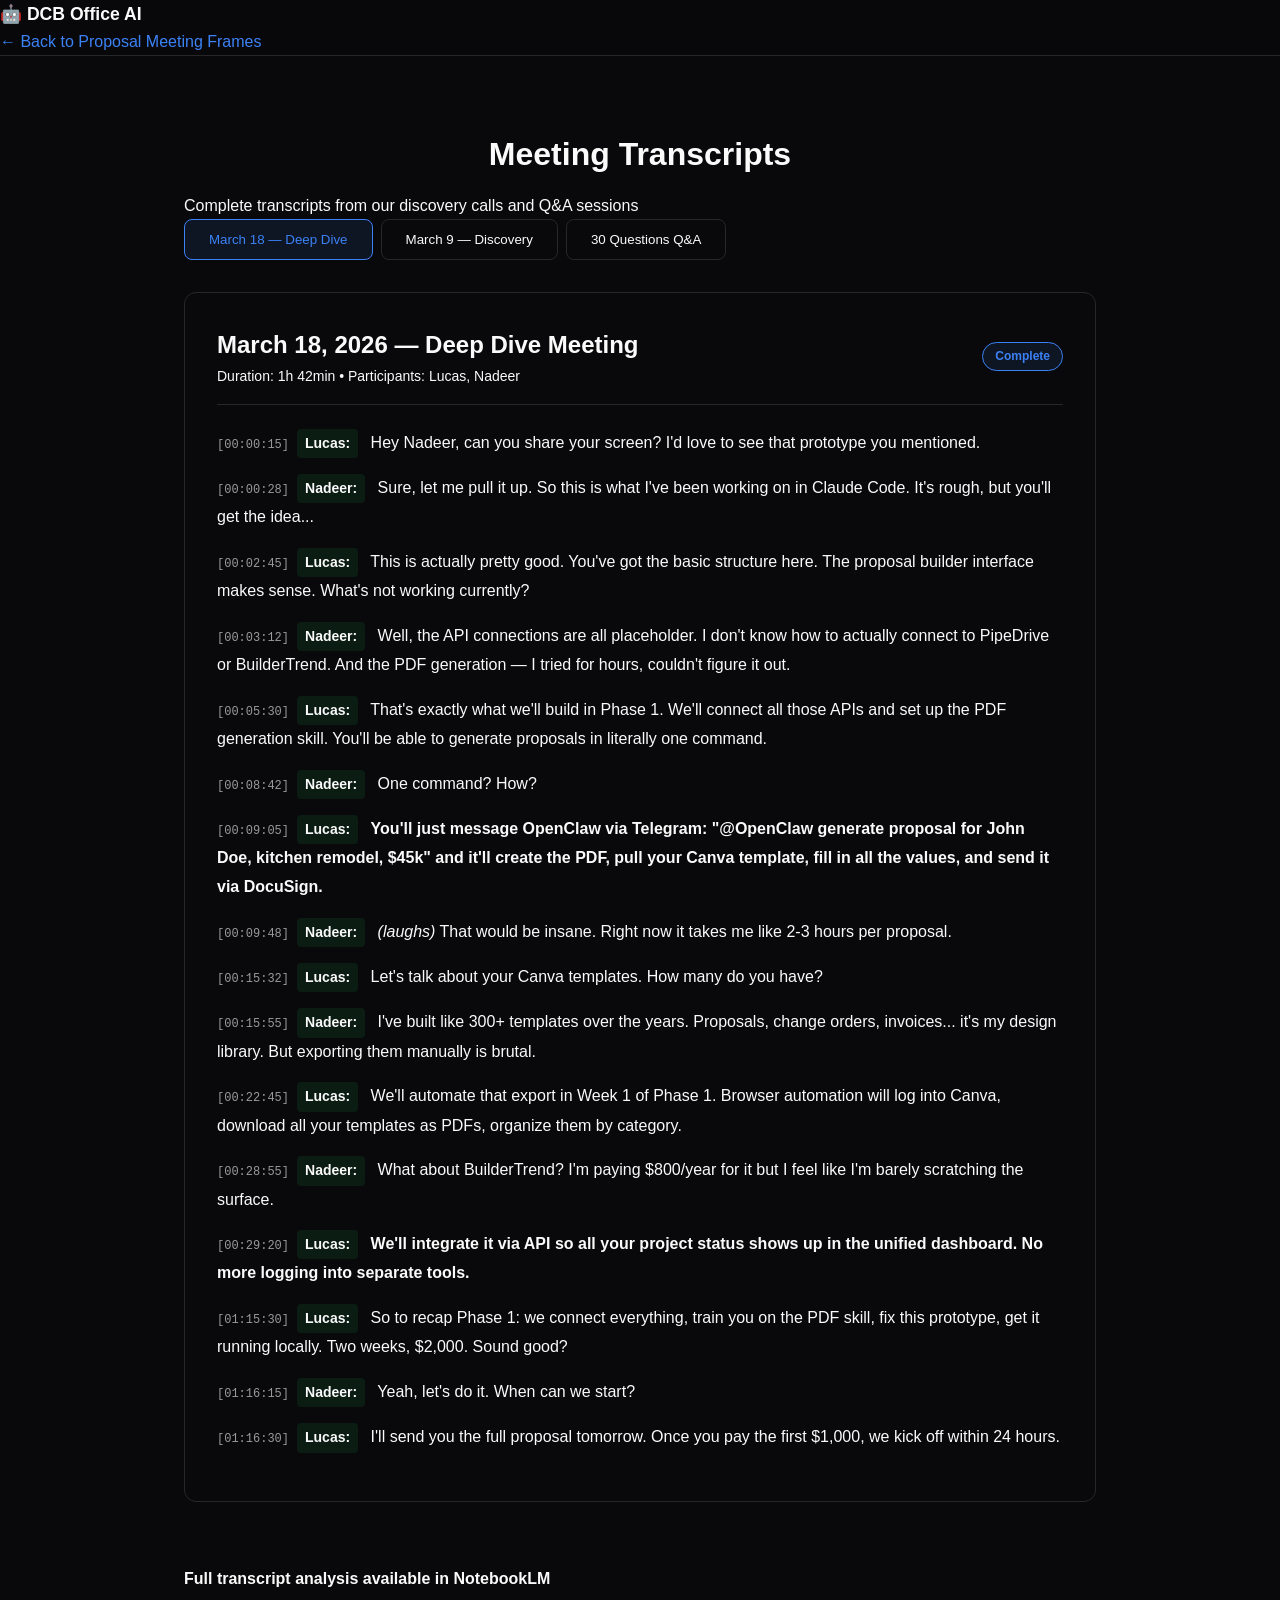
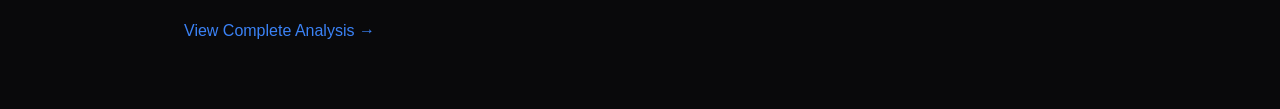
<file: transcript.html>
<!DOCTYPE html>
<html lang="en">
<head>
    <meta charset="UTF-8">
    <meta name="viewport" content="width=device-width, initial-scale=1.0">
    <title>Meeting Transcripts - DCB Office AI Automation</title>
    <link rel="stylesheet" href="css/styles.css">
    <style>
        .transcript-section {
            background: var(--bg-card);
            border: 1px solid var(--border);
            border-radius: 0.75rem;
            padding: 2rem;
            margin-bottom: 2rem;
        }

        .transcript-header {
            display: flex;
            align-items: center;
            justify-content: space-between;
            margin-bottom: 1.5rem;
            padding-bottom: 1rem;
            border-bottom: 1px solid var(--border);
        }

        .transcript-meta {
            font-size: 0.875rem;
            color: var(--text-muted);
        }

        .transcript-badge {
            padding: 0.25rem 0.75rem;
            background: rgba(59, 130, 246, 0.1);
            border: 1px solid var(--accent);
            border-radius: 2rem;
            font-size: 0.75rem;
            font-weight: 600;
            color: var(--accent);
        }

        .transcript-content {
            line-height: 1.8;
            color: var(--text-muted);
        }

        .transcript-content p {
            margin-bottom: 1rem;
        }

        .transcript-content strong {
            color: var(--text);
            font-weight: 600;
        }

        .speaker {
            display: inline-block;
            padding: 0.125rem 0.5rem;
            background: rgba(34, 197, 94, 0.1);
            border-radius: 0.25rem;
            color: var(--success);
            font-weight: 600;
            font-size: 0.875rem;
            margin-right: 0.5rem;
        }

        .timestamp {
            display: inline-block;
            font-family: 'JetBrains Mono', monospace;
            font-size: 0.75rem;
            color: var(--text-muted);
            opacity: 0.6;
            margin-right: 0.5rem;
        }

        .qa-section {
            background: var(--bg-elevated);
            border-left: 3px solid var(--accent);
            padding: 1rem;
            margin: 1rem 0;
            border-radius: 0.375rem;
        }

        .question {
            font-weight: 600;
            color: var(--accent);
            margin-bottom: 0.5rem;
        }

        .answer {
            color: var(--text-muted);
            padding-left: 1rem;
        }

        .tab-buttons {
            display: flex;
            gap: 0.5rem;
            margin-bottom: 2rem;
            flex-wrap: wrap;
        }

        .tab-btn {
            padding: 0.75rem 1.5rem;
            background: var(--bg-card);
            border: 1px solid var(--border);
            border-radius: 0.5rem;
            color: var(--text);
            cursor: pointer;
            transition: all 0.2s;
            font-weight: 500;
        }

        .tab-btn:hover, .tab-btn.active {
            border-color: var(--accent);
            background: rgba(59, 130, 246, 0.1);
            color: var(--accent);
        }

        .tab-content {
            display: none;
        }

        .tab-content.active {
            display: block;
            animation: fadeIn 0.3s;
        }
    </style>
</head>
<body>
    <nav class="nav">
        <div class="nav-container">
            <div class="nav-brand">
                <span class="logo">🤖</span>
                <span class="brand-text">DCB Office AI</span>
            </div>
            <div class="nav-links">
                <a href="index.html" class="nav-link">← Back to Proposal</a>
                <a href="frames.html" class="nav-link">Meeting Frames</a>
            </div>
        </div>
    </nav>

    <section class="section" style="margin-top: 4rem;">
        <div class="container">
            <div class="section-header">
                <h1 class="section-title">Meeting Transcripts</h1>
                <p class="section-subtitle">
                    Complete transcripts from our discovery calls and Q&A sessions
                </p>
            </div>

            <div class="tab-buttons">
                <button class="tab-btn active" onclick="showTab('march18')">March 18 — Deep Dive</button>
                <button class="tab-btn" onclick="showTab('march9')">March 9 — Discovery</button>
                <button class="tab-btn" onclick="showTab('qa30')">30 Questions Q&A</button>
            </div>

            <!-- March 18 Tab -->
            <div id="march18" class="tab-content active">
                <div class="transcript-section">
                    <div class="transcript-header">
                        <div>
                            <h2>March 18, 2026 — Deep Dive Meeting</h2>
                            <div class="transcript-meta">Duration: 1h 42min • Participants: Lucas, Nadeer</div>
                        </div>
                        <span class="transcript-badge">Complete</span>
                    </div>
                    <div class="transcript-content">
                        <p><span class="timestamp">[00:00:15]</span><span class="speaker">Lucas:</span> Hey Nadeer, can you share your screen? I'd love to see that prototype you mentioned.</p>
                        
                        <p><span class="timestamp">[00:00:28]</span><span class="speaker">Nadeer:</span> Sure, let me pull it up. So this is what I've been working on in Claude Code. It's rough, but you'll get the idea...</p>

                        <p><span class="timestamp">[00:02:45]</span><span class="speaker">Lucas:</span> This is actually pretty good. You've got the basic structure here. The proposal builder interface makes sense. What's not working currently?</p>

                        <p><span class="timestamp">[00:03:12]</span><span class="speaker">Nadeer:</span> Well, the API connections are all placeholder. I don't know how to actually connect to PipeDrive or BuilderTrend. And the PDF generation — I tried for hours, couldn't figure it out.</p>

                        <p><span class="timestamp">[00:05:30]</span><span class="speaker">Lucas:</span> That's exactly what we'll build in Phase 1. We'll connect all those APIs and set up the PDF generation skill. You'll be able to generate proposals in literally one command.</p>

                        <p><span class="timestamp">[00:08:42]</span><span class="speaker">Nadeer:</span> One command? How?</p>

                        <p><span class="timestamp">[00:09:05]</span><span class="speaker">Lucas:</span> <strong>You'll just message OpenClaw via Telegram: "@OpenClaw generate proposal for John Doe, kitchen remodel, $45k" and it'll create the PDF, pull your Canva template, fill in all the values, and send it via DocuSign.</strong></p>

                        <p><span class="timestamp">[00:09:48]</span><span class="speaker">Nadeer:</span> <em>(laughs)</em> That would be insane. Right now it takes me like 2-3 hours per proposal.</p>

                        <p><span class="timestamp">[00:15:32]</span><span class="speaker">Lucas:</span> Let's talk about your Canva templates. How many do you have?</p>

                        <p><span class="timestamp">[00:15:55]</span><span class="speaker">Nadeer:</span> I've built like 300+ templates over the years. Proposals, change orders, invoices... it's my design library. But exporting them manually is brutal.</p>

                        <p><span class="timestamp">[00:22:45]</span><span class="speaker">Lucas:</span> We'll automate that export in Week 1 of Phase 1. Browser automation will log into Canva, download all your templates as PDFs, organize them by category.</p>

                        <p><span class="timestamp">[00:28:55]</span><span class="speaker">Nadeer:</span> What about BuilderTrend? I'm paying $800/year for it but I feel like I'm barely scratching the surface.</p>

                        <p><span class="timestamp">[00:29:20]</span><span class="speaker">Lucas:</span> <strong>We'll integrate it via API so all your project status shows up in the unified dashboard. No more logging into separate tools.</strong></p>

                        <p><span class="timestamp">[01:15:30]</span><span class="speaker">Lucas:</span> So to recap Phase 1: we connect everything, train you on the PDF skill, fix this prototype, get it running locally. Two weeks, $2,000. Sound good?</p>

                        <p><span class="timestamp">[01:16:15]</span><span class="speaker">Nadeer:</span> Yeah, let's do it. When can we start?</p>

                        <p><span class="timestamp">[01:16:30]</span><span class="speaker">Lucas:</span> I'll send you the full proposal tomorrow. Once you pay the first $1,000, we kick off within 24 hours.</p>
                    </div>
                </div>
            </div>

            <!-- March 9 Tab -->
            <div id="march9" class="tab-content">
                <div class="transcript-section">
                    <div class="transcript-header">
                        <div>
                            <h2>March 9, 2026 — Discovery Call</h2>
                            <div class="transcript-meta">Duration: 58min • Participants: Lucas, Nadeer</div>
                        </div>
                        <span class="transcript-badge">Complete</span>
                    </div>
                    <div class="transcript-content">
                        <p><span class="timestamp">[00:05:10]</span><span class="speaker">Nadeer:</span> My goal is simple: <strong>5x revenue growth.</strong> I'm doing okay now, but I'm hitting a ceiling. Every new client takes the same amount of manual work.</p>

                        <p><span class="timestamp">[00:05:45]</span><span class="speaker">Lucas:</span> What's the biggest bottleneck?</p>

                        <p><span class="timestamp">[00:06:02]</span><span class="speaker">Nadeer:</span> Proposals. I spend hours in Canva for each one. Adjusting values, exporting PDFs, emailing them, following up manually. It's killing me.</p>

                        <p><span class="timestamp">[00:08:15]</span><span class="speaker">Lucas:</span> Walk me through your current workflow. Lead comes in via iMessage, then what?</p>

                        <p><span class="timestamp">[00:08:42]</span><span class="speaker">Nadeer:</span> iMessage or email. Sometimes Facebook. I manually copy their info into PipeDrive, then I go into Canva, find the right template, customize it, export PDF, open Gmail, attach it, send... then I forget to follow up half the time because there's no reminder system.</p>

                        <p><span class="timestamp">[00:10:30]</span><span class="speaker">Lucas:</span> And BuilderTrend? DocuSign?</p>

                        <p><span class="timestamp">[00:10:50]</span><span class="speaker">Nadeer:</span> BuilderTrend is for active projects. I barely use it because it's expensive and clunky. DocuSign I use for contracts, but again, manual upload every time.</p>

                        <p><span class="timestamp">[00:18:22]</span><span class="speaker">Lucas:</span> Here's what I'm thinking: <strong>we build you an AI automation platform. All your tools connected. One dashboard. AI agents handling the repetitive stuff.</strong></p>

                        <p><span class="timestamp">[00:19:05]</span><span class="speaker">Nadeer:</span> Like... how automated are we talking?</p>

                        <p><span class="timestamp">[00:19:20]</span><span class="speaker">Lucas:</span> Lead comes in via iMessage → AI detects it → creates lead in PipeDrive → you say "generate proposal" → PDF created, sent via DocuSign → follow-up reminder set automatically. <strong>You touch it once.</strong></p>

                        <p><span class="timestamp">[00:20:15]</span><span class="speaker">Nadeer:</span> That... that would be game-changing.</p>
                    </div>
                </div>
            </div>

            <!-- 30 Questions Tab -->
            <div id="qa30" class="tab-content">
                <div class="transcript-section">
                    <div class="transcript-header">
                        <div>
                            <h2>30 Questions Q&A Session</h2>
                            <div class="transcript-meta">Audio Response • March 19, 2026 • 14.32s duration</div>
                        </div>
                        <span class="transcript-badge">Answered</span>
                    </div>
                    <div class="transcript-content">
                        <h3>Telegram & Setup (Q1-6)</h3>
                        
                        <div class="qa-section">
                            <div class="question">Q1: Do you have Telegram username?</div>
                            <div class="answer">No, I don't have a Telegram username yet. And the main problem is I can't even log into Telegram — it sends a verification code to Telegram itself, but I'm not logged in. And when it tries SMS, I don't receive anything.</div>
                        </div>

                        <div class="qa-section">
                            <div class="question">Q2: Is the Telegram group already set up?</div>
                            <div class="answer">Yes, the group exists (DCB Office - Nadeer), but I can't join it because of the login issue.</div>
                        </div>

                        <div class="qa-section">
                            <div class="question">Q3: Do you have OpenClaw installed?</div>
                            <div class="answer">Yes! OpenClaw is installed on my MacBook. Lucas already helped me set it up. I also have Claude Code and Node.js installed. Lucas configured some things when he created that PDF generation skill for me.</div>
                        </div>

                        <div class="qa-section">
                            <div class="question">Q4: What's your time zone?</div>
                            <div class="answer">I'm in the US, but I'm not 100% sure if I'm Florida or California time zone. Lucas, can you check the call history or something to figure it out? I think it's more likely Florida, but I could be wrong.</div>
                        </div>

                        <div class="qa-section">
                            <div class="question">Q5: What are your typical working hours?</div>
                            <div class="answer">I work all day and I'm usually available in the evenings. If you check the calendar of our meetings, you'll see I show up at night — night for both of us.</div>
                        </div>

                        <div class="qa-section">
                            <div class="question">Q6: Who needs access to the agents?</div>
                            <div class="answer">Lucas will have access, and he can give access to Gustavo if he wants. You'll need access to my Mac via Claude Code and to OpenClaw via Telegram.</div>
                        </div>

                        <h3>Claude Code & Mac Setup (Q7-12)</h3>
                        
                        <div class="qa-section">
                            <div class="question">Q7: What operating system?</div>
                            <div class="answer">macOS, latest version. Lucas asked me to update it earlier when we did the first setup. I believe it's a MacBook M1 Max.</div>
                        </div>

                        <div class="qa-section">
                            <div class="question">Q8: Do you have Claude Code desktop installed?</div>
                            <div class="answer"><strong>Yes! Are you serious with this question?</strong> You can see in the meeting frames I showed you — I had Claude Code open showing the prototype I was building. Of course I have it installed!</div>
                        </div>

                        <div class="qa-section">
                            <div class="question">Q10: Mac Mini plan?</div>
                            <div class="answer">I'm planning to buy a Mac Mini at some point, but we don't need to worry about that for Phase 1. Just make a note of it for later.</div>
                        </div>

                        <div class="qa-section">
                            <div class="question">Q11: Is your computer on 24/7?</div>
                            <div class="answer">No, it's a laptop and I carry it around. Sometimes I need to shut it down. The internet connection is usually WiFi or mobile data.</div>
                        </div>

                        <h3>API Credentials & Tools (Q13-20)</h3>
                        
                        <div class="qa-section">
                            <div class="question">Q13-17: PipeDrive, BuilderTrend, DocuSign API access?</div>
                            <div class="answer">I have admin access to all of them. I don't know which ones have API keys ready yet — we'll need to check. For BuilderTrend, it's expensive ($500-1K/year) so it probably has API access. If any don't have APIs, we can use browser automation instead.</div>
                        </div>

                        <div class="qa-section">
                            <div class="question">Q18: iMessage setup?</div>
                            <div class="answer"><strong>iMessage is critical.</strong> Email and iMessage are my main communication channels. We need to set up iMessage tracking properly — probably with BlueBubbles like you mentioned. I need a CRM that tracks all my iMessage conversations because that's where most leads come from.</div>
                        </div>

                        <div class="qa-section">
                            <div class="question">Q19: n8n usage?</div>
                            <div class="answer">I have an n8n Cloud subscription, but it's buggy. If we use n8n, we should probably self-host it on a VPS and migrate from the cloud version. But maybe we don't even need n8n — we can decide during Phase 1.</div>
                        </div>

                        <h3>Data Exports & Browser (Q21-28)</h3>
                        
                        <div class="qa-section">
                            <div class="question">Q21-24: Canva templates, PipeDrive data, etc?</div>
                            <div class="answer">I need you to connect to my OpenClaw via Telegram so OpenClaw can automate all the exports. Once you have remote access, you can make OpenClaw navigate browsers, get credentials, pull data — whatever's needed.</div>
                        </div>

                        <div class="qa-section">
                            <div class="question">Q25: Primary browser?</div>
                            <div class="answer">Chrome.</div>
                        </div>

                        <div class="qa-section">
                            <div class="question">Q26: 1Password or LastPass?</div>
                            <div class="answer">No, I don't use a password manager yet. But we can set up 1Password if it helps with OpenClaw configuration.</div>
                        </div>

                        <h3>Priorities (Q29-30)</h3>
                        
                        <div class="qa-section">
                            <div class="question">Q29: Top priority feature for Week 1?</div>
                            <div class="answer"><strong>Getting OpenClaw connected to all my tools.</strong> Once OpenClaw can control PipeDrive, BuilderTrend, DocuSign, Gmail, iMessage, and Canva, I'll be able to ask it to generate proposals and it'll just work. That's the foundation. After that, we can build the web interface using OpenClaw as the backend.</div>
                        </div>

                        <div class="qa-section">
                            <div class="question">Q30: Budget & timeline expectations?</div>
                            <div class="answer">
                                <strong>Phase 1:</strong> $2,000 (2 weeks) — Pay $1,000 now, $1,000 when complete<br>
                                <strong>Phase 2:</strong> $4,400 (3 weeks) — Pay $2,200 to start, $2,200 when complete<br>
                                <strong>Phase 3:</strong> $7,000 (4 weeks) — Pay $3,500 to start, $3,500 when complete<br>
                                <strong>Total:</strong> $13,400 over 9 weeks, with 50/50 payment per phase.
                            </div>
                        </div>
                    </div>
                </div>
            </div>

            <div class="section-header" style="margin-top: 4rem;">
                <p class="section-subtitle">
                    <strong>Full transcript analysis available in NotebookLM</strong>
                    <br><br>
                    <a href="https://notebooklm.google.com/notebook/d1381798-3681-4773-b644-49bd2e3ee412" target="_blank" style="color: var(--accent);">
                        View Complete Analysis →
                    </a>
                </p>
            </div>
        </div>
    </section>

    <script>
        function showTab(tabId) {
            // Hide all tabs
            document.querySelectorAll('.tab-content').forEach(tab => {
                tab.classList.remove('active');
            });

            // Remove active from all buttons
            document.querySelectorAll('.tab-btn').forEach(btn => {
                btn.classList.remove('active');
            });

            // Show selected tab
            document.getElementById(tabId).classList.add('active');
            
            // Activate button
            event.target.classList.add('active');
        }
    </script>
</body>
</html>
</file>
<file: css/styles.css>
/* === Reset === */
*, *::before, *::after { margin: 0; padding: 0; box-sizing: border-box; }

:root {
    --bg: #09090b;
    --bg2: #111113;
    --bg3: #18181b;
    --border: #27272a;
    --text: #fafafa;
    --muted: #a1a1aa;
    --accent: #3b82f6;
    --green: #22c55e;
    --red: #ef4444;
    --orange: #f59e0b;
    --purple: #a855f7;
}

body {
    font-family: 'Inter', -apple-system, BlinkMacSystemFont, sans-serif;
    background: var(--bg);
    color: var(--text);
    line-height: 1.65;
    -webkit-font-smoothing: antialiased;
}

.mono { font-family: 'JetBrains Mono', monospace; }
.container { max-width: 960px; margin: 0 auto; padding: 0 1.5rem; }
a { color: var(--accent); text-decoration: none; }
a:hover { text-decoration: underline; }
img { max-width: 100%; height: auto; }

/* === Nav === */
.nav {
    position: fixed; top: 0; left: 0; right: 0;
    background: rgba(9,9,11,0.92);
    backdrop-filter: blur(12px);
    border-bottom: 1px solid var(--border);
    z-index: 100;
}
.nav-inner {
    max-width: 960px; margin: 0 auto; padding: 0 1.5rem;
    display: flex; align-items: center; justify-content: space-between;
    height: 56px; gap: 1rem;
}
.nav-brand { font-weight: 700; font-size: 1.1rem; white-space: nowrap; }
.nav-tabs { display: flex; gap: 0; }
.nav-tab {
    padding: 0.5rem 1.25rem;
    background: none; border: 1px solid var(--border);
    color: var(--muted); font-weight: 500; font-size: 0.875rem;
    cursor: pointer; transition: all 0.2s;
}
.nav-tab:first-child { border-radius: 6px 0 0 6px; }
.nav-tab:last-child { border-radius: 0 6px 6px 0; border-left: 0; }
.nav-tab.active { background: var(--accent); color: white; border-color: var(--accent); }
.nav-tab:hover:not(.active) { color: var(--text); background: var(--bg3); }
.nav-cta {
    padding: 0.4rem 1rem; background: var(--green); color: white;
    border-radius: 6px; font-weight: 600; font-size: 0.8125rem;
    white-space: nowrap; transition: all 0.2s;
}
.nav-cta:hover { background: #16a34a; text-decoration: none; transform: translateY(-1px); }

/* === Tab panels === */
.tab-panel { display: none; }
.tab-panel.active { display: block; }

/* === Hero === */
.hero {
    padding: 7rem 0 4rem; margin-top: 56px; text-align: center;
}
.hero-label {
    display: inline-block; padding: 0.375rem 1rem;
    background: rgba(59,130,246,0.1); border: 1px solid rgba(59,130,246,0.3);
    border-radius: 2rem; color: var(--accent);
    font-size: 0.8125rem; font-weight: 500; margin-bottom: 1.5rem;
}
.hero h1 { font-size: 3.25rem; font-weight: 800; line-height: 1.1; margin-bottom: 1.25rem; }
.gradient {
    background: linear-gradient(135deg, var(--accent), var(--purple));
    -webkit-background-clip: text; -webkit-text-fill-color: transparent;
    background-clip: text;
}
.hero-sub { font-size: 1.125rem; color: var(--muted); max-width: 640px; margin: 0 auto 2.5rem; }
.hero-metrics { display: grid; grid-template-columns: repeat(4, 1fr); gap: 1.5rem; max-width: 720px; margin: 0 auto; }
.metric { text-align: center; }
.metric-val { font-size: 1.5rem; font-weight: 800; color: var(--green); margin-bottom: 0.25rem; }
.metric-label { font-size: 0.75rem; color: var(--muted); text-transform: uppercase; letter-spacing: 0.05em; }

/* === Sections === */
.section { padding: 4rem 0; }
.section-alt { background: var(--bg2); }
.section-title { font-size: 2rem; font-weight: 700; margin-bottom: 0.75rem; text-align: center; }
.section-desc { color: var(--muted); text-align: center; max-width: 640px; margin: 0 auto 2.5rem; }

/* === Vision Grid === */
.vision-grid { display: grid; grid-template-columns: 1fr 1fr; gap: 1.5rem; }
.vision-card {
    background: var(--bg3); border: 1px solid var(--border);
    border-radius: 12px; padding: 1.75rem;
}
.vision-card h3 { margin-bottom: 1rem; font-size: 1.125rem; }
.vision-card ul { list-style: none; }
.vision-card li { padding: 0.5rem 0; color: var(--muted); font-size: 0.9375rem; border-bottom: 1px solid rgba(255,255,255,0.04); }
.vision-card li:last-child { border: none; }
.vision-card li strong { color: var(--text); }
.vision-card.replacing { border-color: rgba(239,68,68,0.3); }
.vision-card.building { border-color: rgba(34,197,94,0.3); }

/* === Tools Grid === */
.tools-grid { display: grid; grid-template-columns: repeat(4, 1fr); gap: 1rem; }
.tool-card {
    background: var(--bg3); border: 1px solid var(--border);
    border-radius: 10px; padding: 1.25rem; text-align: center;
    transition: border-color 0.2s;
}
.tool-card:hover { border-color: var(--accent); }
.tool-icon { font-size: 2rem; margin-bottom: 0.5rem; }
.tool-name { font-weight: 600; font-size: 0.875rem; margin-bottom: 0.25rem; }
.tool-desc { font-size: 0.75rem; color: var(--muted); }

/* === Phase Cards === */
.phase-card {
    background: var(--bg3); border: 1px solid var(--border);
    border-radius: 12px; padding: 2rem; margin-bottom: 1.5rem;
    transition: all 0.3s;
}
.phase-card:hover { border-color: rgba(59,130,246,0.4); }
.phase-active { border-color: var(--green); background: rgba(34,197,94,0.03); }
.phase-top { display: flex; justify-content: space-between; align-items: center; margin-bottom: 1rem; }
.phase-badge {
    padding: 0.25rem 0.75rem; border-radius: 2rem;
    font-size: 0.75rem; font-weight: 600; text-transform: uppercase;
    background: rgba(59,130,246,0.1); border: 1px solid rgba(59,130,246,0.3); color: var(--accent);
}
.phase-badge.now { background: rgba(34,197,94,0.1); border-color: rgba(34,197,94,0.3); color: var(--green); }
.phase-price { font-family: 'JetBrains Mono', monospace; font-size: 1.5rem; font-weight: 700; }
.phase-price span { font-size: 0.875rem; color: var(--muted); font-weight: 400; }
.phase-card h3 { font-size: 1.375rem; margin-bottom: 0.5rem; }
.phase-summary { color: var(--muted); margin-bottom: 1.5rem; }

.deliverables-grid { display: flex; flex-direction: column; gap: 1rem; }
.deliverable {
    display: flex; gap: 1rem; padding: 0.75rem;
    background: rgba(255,255,255,0.02); border-radius: 8px;
}
.d-icon { font-size: 1.5rem; flex-shrink: 0; margin-top: 0.125rem; }
.deliverable strong { display: block; margin-bottom: 0.25rem; font-size: 0.9375rem; }
.deliverable p { color: var(--muted); font-size: 0.875rem; margin: 0; }

.phase-payment {
    margin-top: 1.5rem; padding: 0.75rem 1rem;
    background: rgba(59,130,246,0.05); border: 1px solid rgba(59,130,246,0.15);
    border-radius: 8px; font-size: 0.9375rem; text-align: center;
}
.phase-outcome {
    margin-top: 1rem; padding: 1rem;
    background: rgba(34,197,94,0.05); border-left: 3px solid var(--green);
    border-radius: 0 8px 8px 0; font-size: 0.9375rem; color: var(--muted);
}
.phase-outcome strong { color: var(--text); }

/* === Investment Table === */
.investment-table {
    background: var(--bg3); border: 1px solid var(--border);
    border-radius: 12px; overflow: hidden;
}
table { width: 100%; border-collapse: collapse; }
th, td { padding: 0.875rem 1rem; text-align: left; }
thead { background: rgba(59,130,246,0.08); }
th { font-weight: 600; font-size: 0.875rem; }
td { border-top: 1px solid var(--border); color: var(--muted); font-size: 0.9375rem; }
td strong { color: var(--text); }
.total-row { background: rgba(34,197,94,0.08); }
.total-row td { color: var(--text); font-weight: 600; }

.savings-note {
    margin-top: 1.5rem; padding: 1rem;
    background: rgba(245,158,11,0.05); border: 1px solid rgba(245,158,11,0.2);
    border-radius: 8px; font-size: 0.9375rem; color: var(--muted); text-align: center;
}
.savings-note strong { color: var(--orange); }

/* === CTA === */
.cta-section { background: linear-gradient(180deg, var(--bg2), var(--bg)); }
.cta-box { text-align: center; padding: 3rem 0; }
.cta-box h2 { font-size: 2.25rem; margin-bottom: 1rem; }
.cta-sub { color: var(--muted); margin-bottom: 2rem; max-width: 500px; margin-left: auto; margin-right: auto; }
.cta-price {
    font-size: 4rem; font-weight: 900; color: var(--green);
    font-family: 'JetBrains Mono', monospace;
    text-shadow: 0 0 40px rgba(34,197,94,0.3);
}
.cta-label { font-size: 1rem; color: var(--muted); margin-bottom: 2rem; }
.btn-pay {
    display: inline-block; padding: 1rem 2.5rem;
    background: var(--green); color: white;
    font-size: 1.125rem; font-weight: 700;
    border-radius: 10px; transition: all 0.2s;
    box-shadow: 0 4px 20px rgba(34,197,94,0.3);
}
.btn-pay:hover {
    background: #16a34a; transform: translateY(-2px);
    box-shadow: 0 8px 30px rgba(34,197,94,0.4);
    text-decoration: none;
}
.cta-notes { margin-top: 1.5rem; font-size: 0.875rem; color: var(--muted); }
.cta-notes p { margin-bottom: 0.25rem; }

/* === Footer === */
.footer { border-top: 1px solid var(--border); padding: 1.5rem 0; }
.footer-inner {
    display: flex; justify-content: space-between; align-items: center;
    font-size: 0.875rem; color: var(--muted);
}

/* === Transcript Tab === */
.transcript-hero { padding: 5rem 0 2rem; margin-top: 56px; text-align: center; }
.transcript-hero h1 { font-size: 2.5rem; font-weight: 800; margin-bottom: 0.75rem; }
.transcript-container { max-width: 760px; margin: 0 auto; }

/* Speaker blocks */
.t-block { margin-bottom: 1.25rem; }
.t-speaker {
    display: inline-block; padding: 0.125rem 0.625rem;
    border-radius: 4px; font-size: 0.8125rem; font-weight: 600;
    margin-bottom: 0.375rem;
}
.t-speaker.nadeer { background: rgba(59,130,246,0.15); color: var(--accent); }
.t-speaker.lucas { background: rgba(34,197,94,0.15); color: var(--green); }
.t-speaker.gustavo { background: rgba(168,85,247,0.15); color: var(--purple); }
.t-block p { color: var(--muted); margin-bottom: 0.5rem; font-size: 0.9375rem; }
.t-block p strong { color: var(--text); }

/* Section headers in transcript */
.t-section-header {
    margin: 3rem 0 1.5rem; padding-bottom: 0.75rem;
    border-bottom: 1px solid var(--border);
    display: flex; justify-content: space-between; align-items: baseline;
}
.t-section-header h2 { font-size: 1.375rem; }
.t-timestamp { font-size: 0.75rem; color: var(--muted); font-family: 'JetBrains Mono', monospace; }

/* Frames in transcript */
.t-frame {
    margin: 1.5rem 0; border-radius: 10px; overflow: hidden;
    border: 1px solid var(--border); background: var(--bg3);
}
.t-frame img {
    width: 100%; display: block;
    border-bottom: 1px solid var(--border);
}
.t-frame-caption {
    padding: 0.625rem 1rem; font-size: 0.8125rem;
    color: var(--muted);
}

/* Summary box at end */
.t-summary {
    margin-top: 3rem; padding: 2rem;
    background: var(--bg3); border: 1px solid var(--border);
    border-radius: 12px;
}
.t-summary h3 { margin-bottom: 1rem; }
.t-summary ol { margin-left: 1.25rem; color: var(--muted); }
.t-summary li { margin-bottom: 0.5rem; font-size: 0.9375rem; }

/* === Responsive === */
@media (max-width: 768px) {
    .hero h1 { font-size: 2.25rem; }
    .hero-metrics { grid-template-columns: repeat(2, 1fr); }
    .vision-grid { grid-template-columns: 1fr; }
    .tools-grid { grid-template-columns: repeat(2, 1fr); }
    .nav-cta { display: none; }
    .nav-inner { justify-content: center; gap: 0.75rem; }
    .nav-brand { display: none; }
    .phase-top { flex-direction: column; align-items: flex-start; gap: 0.5rem; }
    .footer-inner { flex-direction: column; gap: 0.5rem; text-align: center; }
    .t-section-header { flex-direction: column; gap: 0.25rem; }
    table { font-size: 0.8125rem; }
    th, td { padding: 0.625rem 0.5rem; }
}

@media (max-width: 480px) {
    .hero h1 { font-size: 1.75rem; }
    .hero-metrics { grid-template-columns: 1fr 1fr; gap: 1rem; }
    .tools-grid { grid-template-columns: 1fr; }
    .cta-price { font-size: 3rem; }
}
</file>
